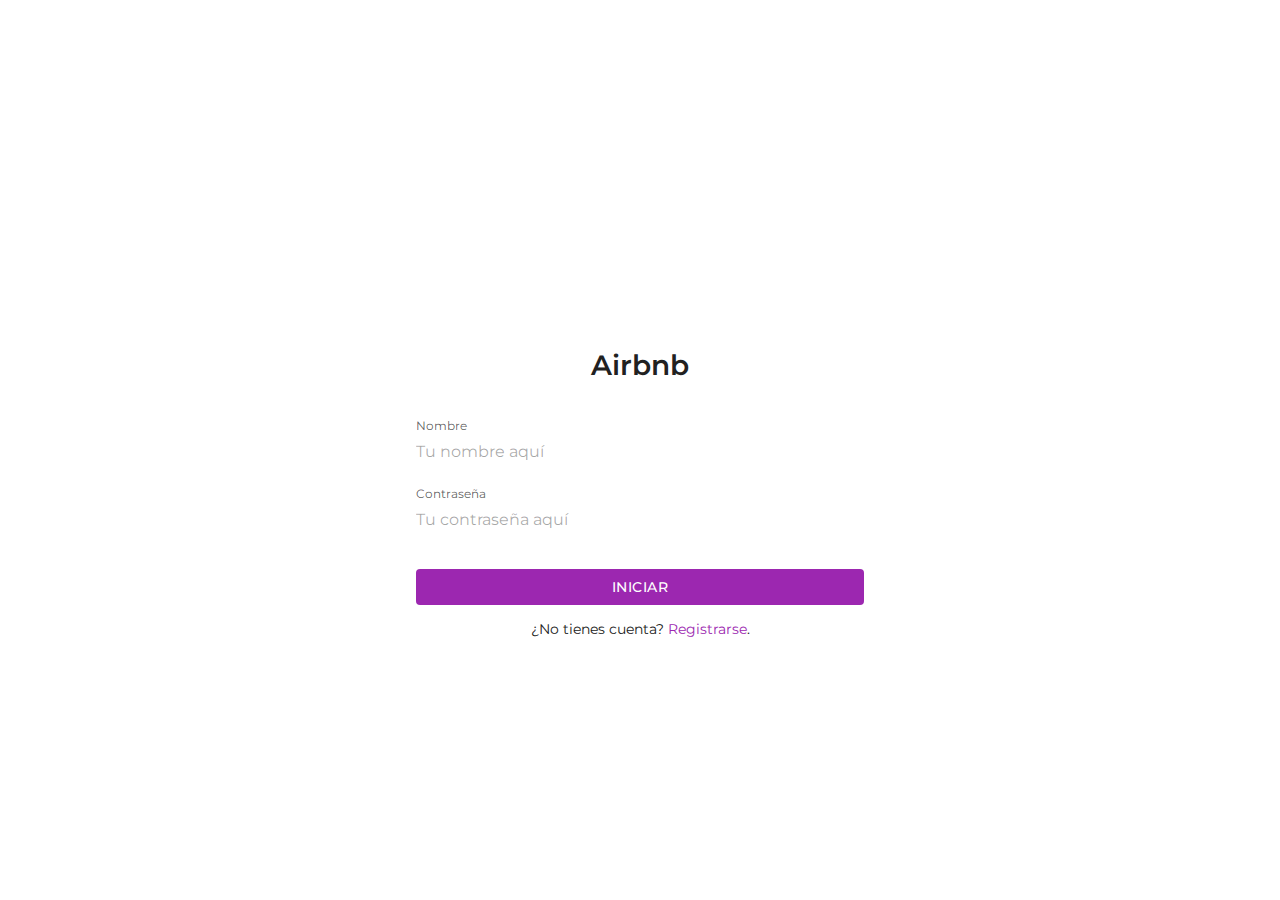
<file: index.html>
<!doctype html>
<html>
<head>
<meta charset="utf-8">
<meta name="viewport" content="width=device-width, initial-scale=1.0">
<title>Airbnb</title>
<link href="css/framework7.bundle.min.css" rel="stylesheet">
<link href="https://fonts.googleapis.com/icon?family=Material+Icons" rel="stylesheet">
<link href="css/style.css" rel="stylesheet">

</head>

<body class="color-theme-purple">

	<div id="app">
      
      
      <section class="panel panel-left panel-cover">
      	
      	<div class="top-panel">
      		Menú
      	</div>
      	
      	<div class="list media-list">
      		<ul>
      			<li>
      				<a href="/home/" class="item-content item-link panel-close">
      					<div class="item-media">
      						<span class="material-icons">home</span>
      					</div>
      					<div class="item-inner">
      						Inicio
      					</div>
      				</a>
      			</li>
      			<li>
      				<a href="#" class="item-content item-link panel-close">
      					<div class="item-media">
      						<span class="material-icons">night_shelter</span>
      					</div>
      					<div class="item-inner">
      						Habitaciones
      					</div>
      				</a>
      			</li>
      			<li>
      				<a href="#" class="item-content item-link panel-close">
      					<div class="item-media">
      						<span class="material-icons">other_houses</span>
      					</div>
      					<div class="item-inner">
      						Reservaciones
      					</div>
      				</a>
      			</li>
      			<li>
      				<a href="/info/" class="item-content item-link">
      					<div class="item-media">
      						<span class="material-icons">account_box</span>
      					</div>
      					<div class="item-inner">
      						Perfil
      					</div>
      				</a>
      			</li>
      			<li>
      				<a href="#" class="item-content item-link">
      					<div class="item-media">
      						<span class="material-icons">logout</span>
      					</div>
      					<div class="item-inner">
      						Salir
      					</div>
      				</a>
      			</li>
      			
      		</ul>
      	</div>
      	
      	
      </section>
      

      <div class="view view-main view-init">

       <div class="toolbar toolbar-bottom tabbar-labels">
		  <div class="toolbar-inner">
			<a href="/home/" class="tab-link">
				<i class="material-icons">home</i>
				Home
			</a>
			<a href="#" class="tab-link">
				<i class="material-icons">chat_bubble</i>
				Messages
			</a>
			<a href="#" class="tab-link">
				<i class="material-icons">shopping_cart</i>
				Cart
			</a>
			<a href="/info/" class="tab-link">
				<i class="material-icons">account_circle</i>
				Account
			</a>
		  </div>
		</div>
       
        <section data-name="home" class="page">

          <nav class="navbar">
            <div class="navbar-bg"></div>
            <div class="navbar-inner">
             	<div class="left">
             		<a href="#" class="link panel-open" data-panel=".panel-left"><span class="material-icons">menu</span></a>
             	</div>
              	<div class="title">Airbnb</div>
              	<div class="right">
              		<a href="#" class="link"><span class="material-icons">notifications</span></a>
              	</div>
            </div>
          </nav>


          <!-- Scrollable page content -->
          <section class="page-content">
           
                      
            <article class="block">
            	
					<article class="col">
						<h2 class="block-title no-margin">Habitaciones Disponibles</h2>
					</article>
					<article class="col text-align-right">
						<a href="#">Ver todo</a>
					</article>
			
           
           		<div class="productos">
           			
           				<article class="col">
           					<div class="card">
           						<div class="card-header">
           							<img src="img/alojamientos-enteros.jpg" class="img-fluid" alt="alojamientos">
           						</div>
           						<div class="card-content">
									
									<h4><a><span class="material-icons">favorite_border</span></a>  $95.00/Noche &#9733;4.8 (145 reseñas) </h4>
									Alojamientos enteros	
           																		
											
									</div>	
           						</div>
           						<div class="card-footer">
           							<a href="/casa/" class="button button-fill">Comprobar disponibilidad</a>
           						</div>
           					
           					
           				</article>
           				<article class="col">
           					<div class="card">
           						<div class="card-header">
           							<img src="img/alojamientos-unicos.jpg" class="img-fluid" alt="alojamientos unicos">
           						</div>
           						<div class="card-content">
           							<h4><a><span class="material-icons">favorite_border</span></a>$178.00/Noche &#9733;4.3 (235 reseñas)</h4>
									
           							Alojamientos Únicos
									
           						</div>
           						<div class="card-footer">
           							<a href="/habitacion/" class="button button-fill">Comprobar Disponiblidad</a>
           						</div>
           					</div>
           				</article>
				
				
					<article class="col">
           					<div class="card">
           						<div class="card-header">
           							<img src="img/cabañas-y-casas.jpg" class="img-fluid" alt="cabañas">
           						</div>
           						<div class="card-content">
									<div>
           							<h4><a><span class="material-icons">favorite_border</span></a>$60/Noche  &#9733;4.3 (175 reseñas);</h4>
									
           							Cabañas y Casas de Campo
									</div>
           						</div>
           						<div class="card-footer">
           							<a href="#" class="button button-fill">Comprobar Disponiblidad</a>
           						</div>
           					</div>
           				</article>
				
				
					<article class="col">
           					<div class="card">
           						<div class="card-header">
           							<img src="img/con-tu-mascota.jpg" class="img-fluid" alt="mascota">
           						</div>
           						<div class="card-content">
           							<h4><a><span class="material-icons">favorite_border</span></a>$125.00/Noche &#9733;4.8 (273 reseñas)</h4>
									
           							Con tu mascota
									
           						</div>
           						<div class="card-footer">
           							<a href="#" class="button button-fill">Comprobar Disponiblidad</a>
           						</div>
           					</div>
           				</article>
           			
           		</div>
           		
            </article>
            
            
                       
            
            
          </section> <!-- content -->
          
          
        </section> <!-- page -->
        
        
        
        <section id="login">
			<div class="login-screen modal-in">
			  <div class="page-content login-screen-content ">
				<div class="login-screen-title">Airbnb</div>
				<form>
				  <div class="list">
					<ul>
					  <li class="item-content item-input">
						<div class="item-inner">
						  <div class="item-title item-label">Nombre</div>
						  <div class="item-input">
							<input type="text" name="username" placeholder="Tu nombre aquí">
						  </div>
						</div>
					  </li>
					  <li class="item-content item-input">
						<div class="item-inner">
						  <div class="item-title item-label">Contraseña</div>
						  <div class="item-input">
							<input type="password" name="password" placeholder="Tu contraseña aquí">
						  </div>
						</div>
					  </li>
					</ul>
				  </div>

				</form>

					<div class="block text-align-center">
						<a href="#" class="button button-fill login-screen-close">Iniciar</a>
						<p>¿No tienes cuenta? <a href="#" class="popup-open" data-popup="#sign-up">Registrarse</a>.</p>
					</div>

				</div>
			</div>
		</section>
       
       
       	<section id="sign-up" class="popup">
       	
       		<h1 class="text-align-center">Airbnb</h1>
       		<h2 class="block-title">Registrarse</h2>
       		
       		<div class="block">
       			<form id="form" class="list">
       				<ul>
       					<li>
       						<div class="item-content item-input">
							  <div class="item-inner">
								<div class="item-title item-label">Nombre</div>
								<div class="item-input-wrap">
								  <input type="text" name="name" placeholder="Nombre Completo" />
								</div>
							  </div>
							</div>
       					</li>
       					<li>
       						<div class="item-content item-input">
							  <div class="item-inner">
								<div class="item-title item-label">Correo</div>
								<div class="item-input-wrap">
								  <input type="email" name="email" placeholder="Dirección de correo" />
								</div>
							  </div>
							</div>
       					</li>
       					<li>
       						<div class="item-content item-input">
							  <div class="item-inner">
								<div class="item-title item-label">Teléfono</div>
								<div class="item-input-wrap">
								  <input type="tel" name="email" placeholder="Phone Number" />
								</div>
							  </div>
							</div>
       					</li>
						<li>
       						<div class="item-content item-input">
							  <div class="item-inner">
								<div class="item-title item-label">País</div>
								<div class="item-input-wrap">
								  <input type="text" name="name" placeholder="País" />
								</div>
							  </div>
							</div>
       					</li>
						<li>
       						<div class="item-content item-input">
							  <div class="item-inner">
								<div class="item-title item-label">Ciudad</div>
								<div class="item-input-wrap">
								  <input type="text" name="name" placeholder="Ciudad" />
								</div>
							  </div>
							</div>
       					</li>
       					<li>
       						<div class="item-content item-input">
							  <div class="item-inner">
								<div class="item-title item-label">Contraseña</div>
								<div class="item-input-wrap">
								  <input type="password" name="email" placeholder="Password" />
								</div>
							  </div>
							</div>
       					</li>
       				</ul>
       				
       			</form>       			
       			
       		</div>
       		
       		<div class="block">
       			<a href="#" class="button button-fill">Iniciar</a>
       			<p><a href="#" class="popup-close button">Cancelar</a></p>
       		</div>
       		
       	</section>
        
      </div> <!-- view -->
      
      
      
      
    </div><!-- app -->



	
	

	<script src="js/framework7.bundle.min.js"></script>
	<script src="js/my-app.js"></script>

</body>
</html>
</file>
<file: css/style.css>
@import url('https://fonts.googleapis.com/css2?family=Montserrat:wght@100;300;400;500;600;700;800&display=swap');
body{
	font-family: 'Montserrat', sans-serif;
}
:root{
    --f7-theme-color:#9c27b0;
    --f7-navbar-bg-color: #673ab7; /*navbar*/
    --f7-navbar-text-color:#fff; /*color texto navbar*/
	--f7-bars-link-color:#fff; /*color íconos navbar*/
    --f7-bars-bg-color:#fff; /*toolbar*/
	--f7-tabbar-link-inactive-color: #563098; /*toolbar links*/
	--color-azul:#9c27b0;
	--color-gris:#dadde1;
	--color-celeste: #edf6ff;
}


.block-title{
	color: var(--color-azul);
}
.title{
	font-size: 30px;
	line-height: normal;
}

.top-panel{
	background-color: var(--f7-theme-color);
	color: #fff;
	padding: 20px 0;
	text-align: center;
	font-weight: 500;
}
.panel .list{
	margin-top: 0;
}
.panel .list ul::before,
.panel .list ul::after{
	background-color: transparent;
}
.panel .list .item-inner::after{
	background-color: transparent;
}
.panel .list span{
	color: var(--color-azul);
}
.panel .list{
	font-size: 14px;
}



.sale{
	padding: 5px 20px;
	color: #fff;
	border-radius: 5px;
}
.sale h3{
	font-size: 24px;
}
.sale .button{
	display: inline;
	padding: 5px 10px;
	font-size: 12px;
}



h1,h2,h3,h4,h5,h6{
	margin: 2px 0;
}

.img-fluid{
	max-width: 100%;
	display: block;
}


.productos .card-content{
	padding: 5px 15px;
	color: var(--color-azul);
	font-size: 12px;
}
.productos .button{
	font-size: 12px;
	width: 100%;
	border-top-left-radius: 0;
	border-top-right-radius: 0;
}
.productos .card-footer{
	padding: 0;
	min-height: 0;
}
.productos .card-header{
	padding: 0;
}
.productos .card-header img{
	border-top-left-radius: 4px;
	border-top-right-radius: 4px;
}


.toolbar.tabbar-labels a{
	font-size: 10px !important;
	text-transform: none;
}


.brand{
	box-shadow: 0px 0px 10px 4px #f3f9ff;
	border-radius: 5px;
	margin-bottom: 10px;
}

.block1{
	background-color: var(--f7-theme-color);
	color: #fff;
	padding: 20px 0;
	text-align: center;
	font-weight: 500;
}


#list-products .item-media img{
	width: 80px;
}

#list-products .price{
	color: var(--color-azul);
	font-weight: 600;
}


.info-top{
	color: var(--color-azul);
	margin-top: 5px;
	border-bottom: 1px solid #ddd;
    padding-bottom: 10px;
}


.details{
	color: var(--color-azul);
	border-bottom: 1px solid #ddd;
    padding-bottom: 10px;
}
.details.block-title{
	font-size: 18px;
	text-align: center;
	border-bottom: 0;
}
.details .label{
	color: #aaa;
	display: block;
}


.popup-order .done{
	width: 100px;
	height: 100px;
	line-height: 100px;
	text-align: center;
	background-color: var(--color-celeste);
	color: #fff;
	margin: auto;
	border-radius: 100%;
}
.popup-order .done i{
	font-size: 40px;
    line-height: 100px;
    color: var(--color-azul);
}
.popup-order h2{
	color: var(--color-azul);
	font-size: 30px;
	text-align: center;
	margin: 15px 0;
	font-weight: 400;
}
.popur-order{
	color: var(--color-azul);
}
.popup-order .button{
	margin-top: 30px;
} 


#login .page{
	z-index: 1000;
}


#login .login-screen-content{
	padding-top: 25%;
}


#sign-up{
	padding-top: 20%;
}
#sign-up h1{
	font-size: 30px;
	color: var(--color-azul);
}
</file>
